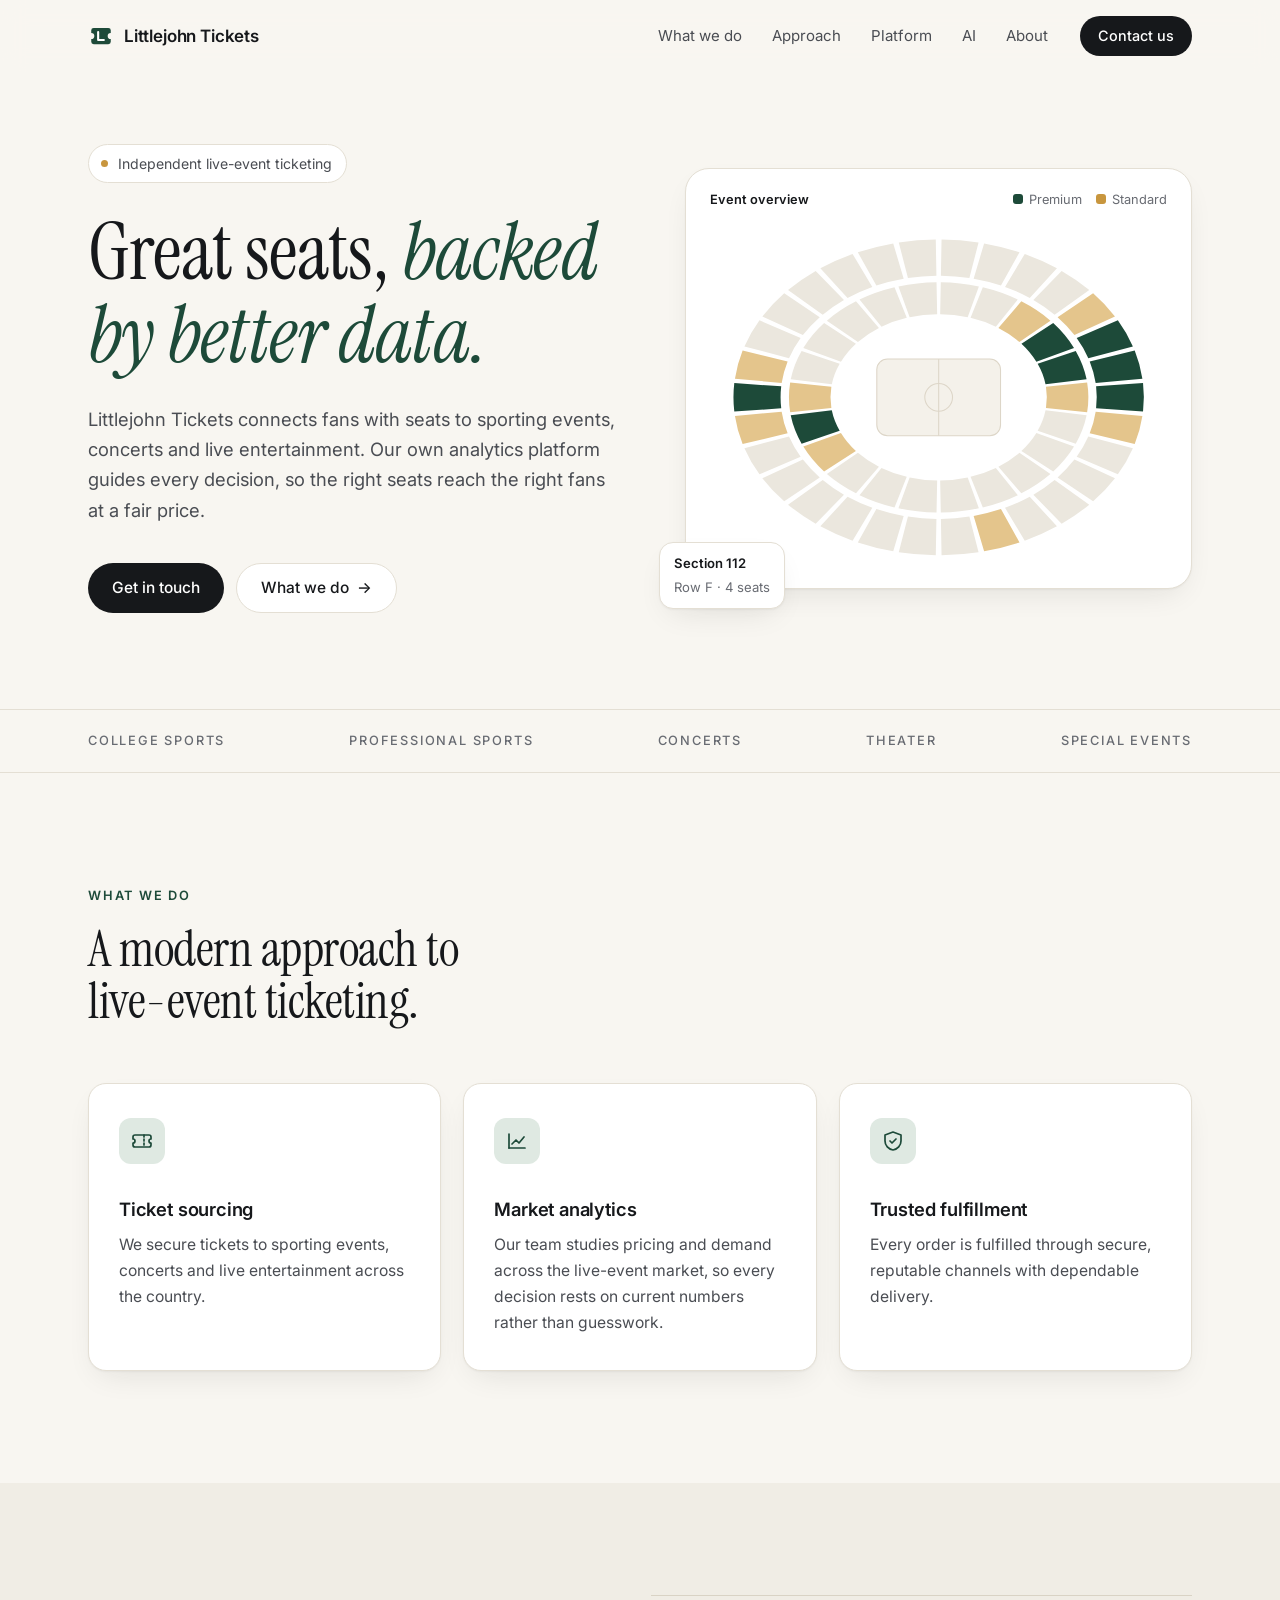
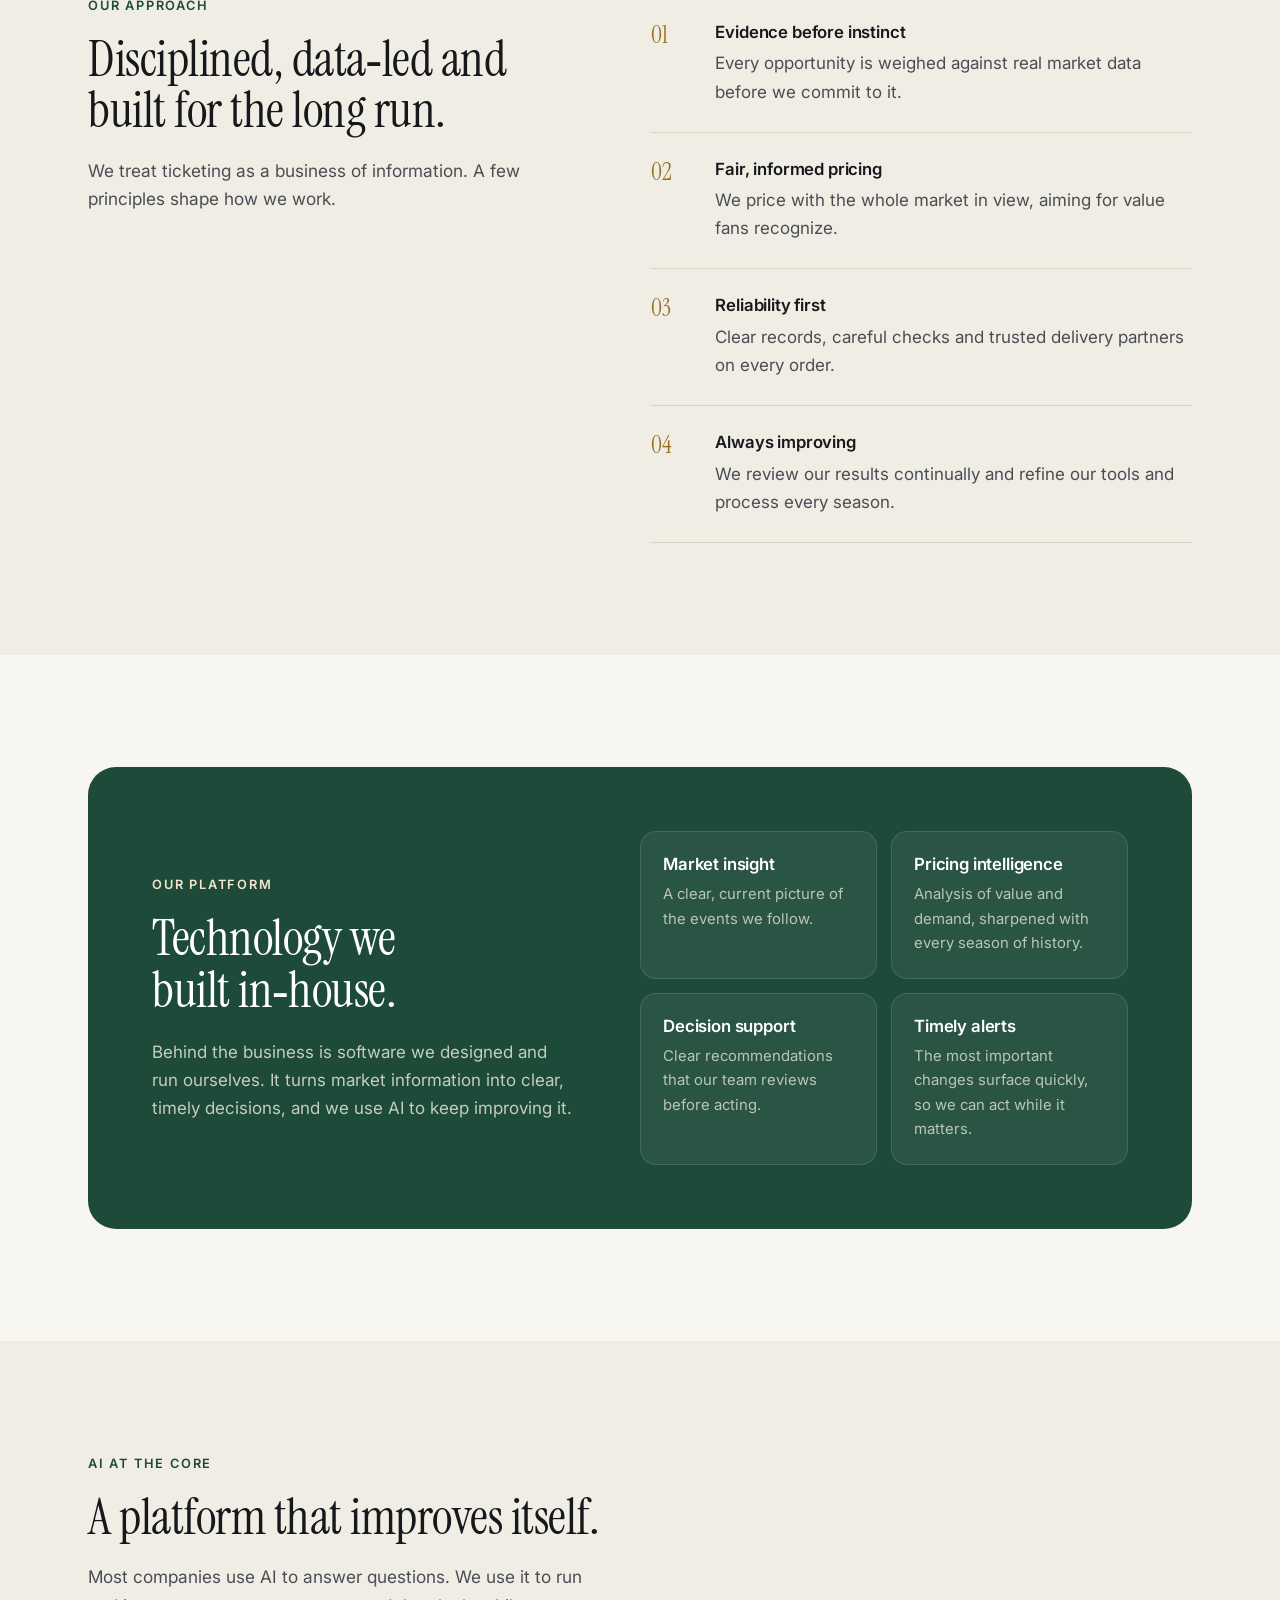
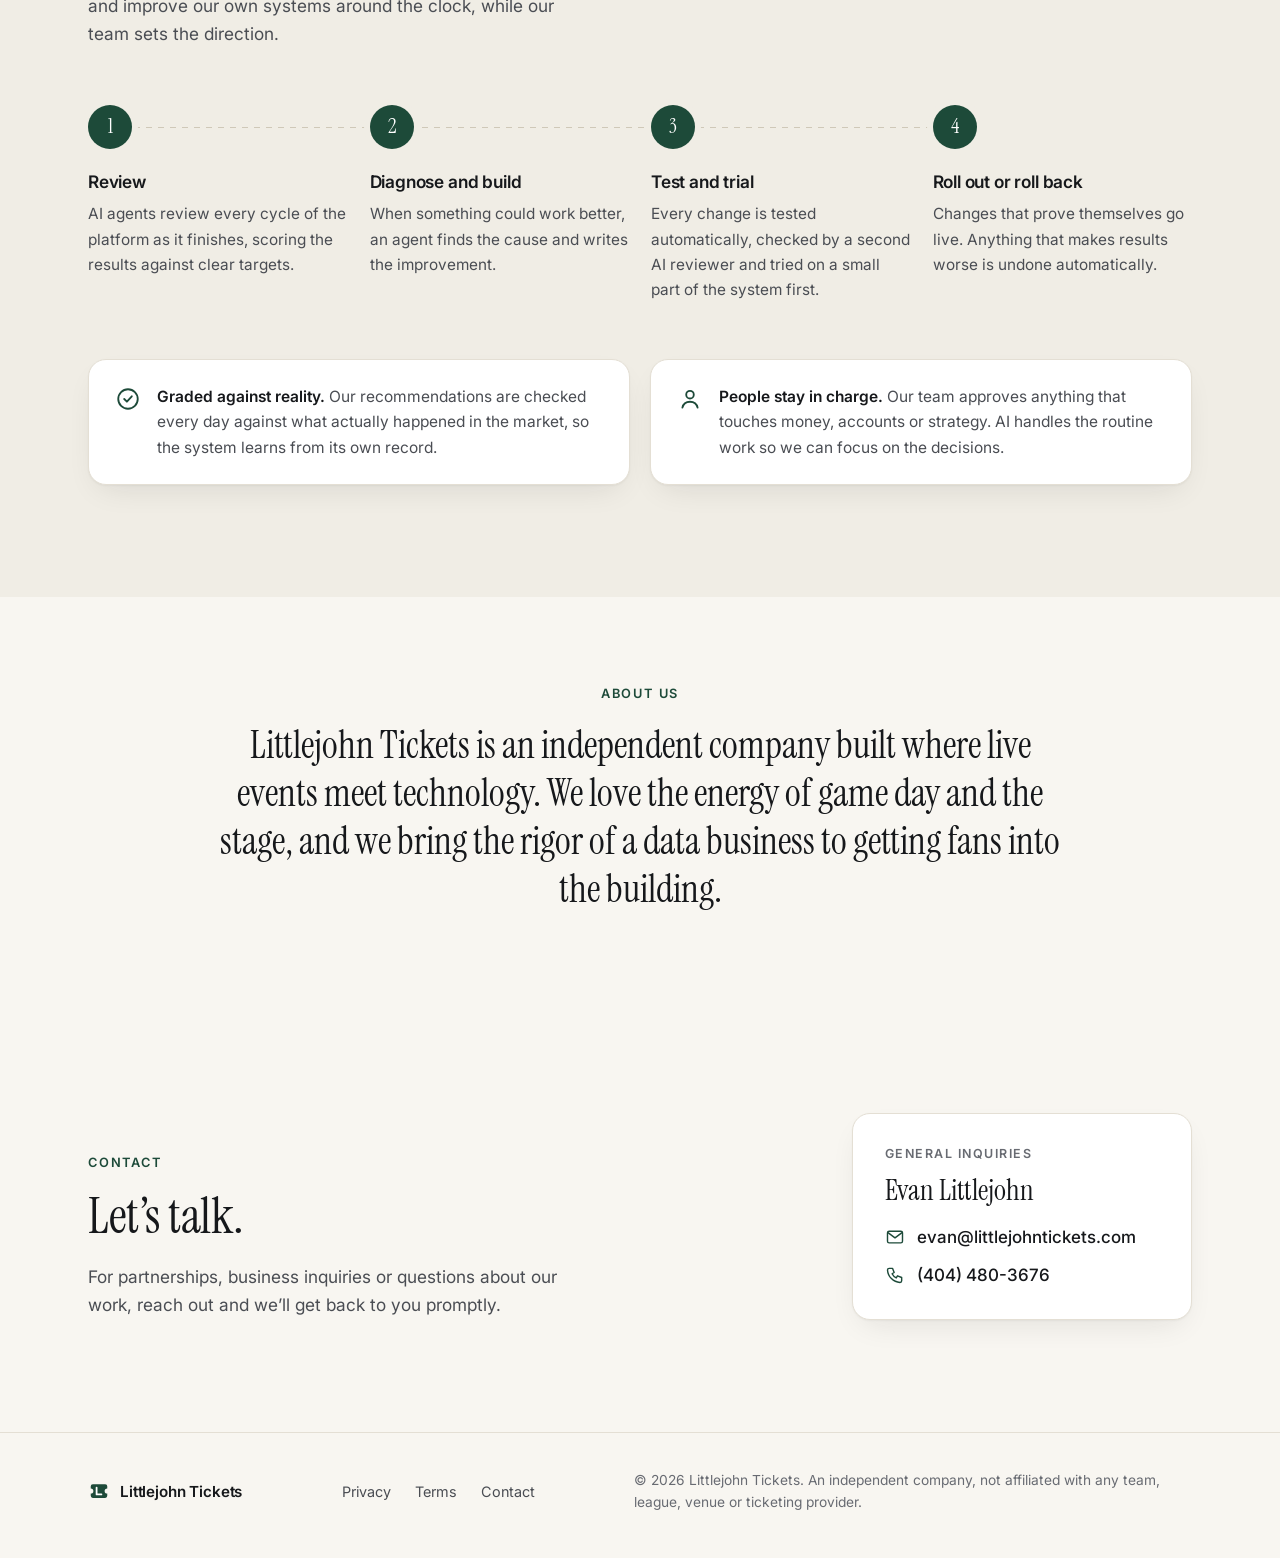
<file: index.html>
<!doctype html>
<html lang="en">
<head>
  <meta charset="utf-8">
  <meta name="viewport" content="width=device-width, initial-scale=1">
  <meta name="color-scheme" content="light">
  <title>Littlejohn Tickets | Independent live-event ticketing</title>
  <meta name="description" content="Littlejohn Tickets is an independent live-event ticketing company serving fans of sports, concerts and live entertainment, guided by our own analytics.">
  <meta property="og:title" content="Littlejohn Tickets">
  <meta property="og:description" content="Independent live-event ticketing, guided by our own market analytics.">
  <meta property="og:url" content="https://littlejohntickets.com/">
  <meta property="og:type" content="website">
  <meta property="og:image" content="https://littlejohntickets.com/og.png">
  <meta property="og:image:width" content="1200">
  <meta property="og:image:height" content="630">
  <meta name="twitter:card" content="summary_large_image">
  <meta name="theme-color" content="#1d4a39">
  <link rel="canonical" href="https://littlejohntickets.com/">
  <link rel="icon" href="favicon.svg" type="image/svg+xml">
  <link rel="apple-touch-icon" href="apple-touch-icon.png">
  <script type="application/ld+json">
  {"@context": "https://schema.org", "@type": "Organization", "name": "Littlejohn Tickets",
   "url": "https://littlejohntickets.com/", "email": "evan@littlejohntickets.com", "telephone": "+1-404-480-3676"}
  </script>
  <link rel="preconnect" href="https://fonts.googleapis.com">
  <link rel="preconnect" href="https://fonts.gstatic.com" crossorigin>
  <link href="https://fonts.googleapis.com/css2?family=Instrument+Serif:ital@0;1&family=Inter:wght@400;500;600&display=swap" rel="stylesheet">
  <link rel="stylesheet" href="styles.css">
</head>
<body>
  <header class="nav">
    <div class="wrap nav-inner">
      <a class="brand" href="#top" aria-label="Littlejohn Tickets home">
        <svg class="brand-mark" viewBox="0 0 32 32" aria-hidden="true"><path d="M4 9a3 3 0 0 1 3-3h18a3 3 0 0 1 3 3v3.2a3.8 3.8 0 0 0 0 7.6V23a3 3 0 0 1-3 3H7a3 3 0 0 1-3-3v-3.2a3.8 3.8 0 0 0 0-7.6Z" fill="currentColor"/><path d="M12.5 11v10h7" fill="none" stroke="#fff" stroke-width="2.6" stroke-linecap="round" stroke-linejoin="round"/></svg>
        <span>Littlejohn Tickets</span>
      </a>
      <nav class="nav-links" aria-label="Sections">
        <a href="#services">What we do</a>
        <a href="#approach">Approach</a>
        <a href="#platform">Platform</a>
        <a href="#ai">AI</a>
        <a href="#about">About</a>
      </nav>
      <a class="btn btn-dark btn-sm" href="#contact">Contact us</a>
    </div>
  </header>

  <main id="top">
    <section class="hero">
      <div class="wrap hero-grid">
        <div class="hero-copy">
          <p class="kicker"><span class="dot"></span>Independent live-event ticketing</p>
          <h1>Great seats, <em>backed by better data.</em></h1>
          <p class="lede">Littlejohn Tickets connects fans with seats to sporting events, concerts and live
            entertainment. Our own analytics platform guides every decision, so the right seats reach the right
            fans at a fair price.</p>
          <div class="hero-actions">
            <a class="btn btn-dark" href="#contact">Get in touch</a>
            <a class="btn btn-light" href="#services">What we do <span aria-hidden="true">&rarr;</span></a>
          </div>
        </div>

        <figure class="hero-visual" aria-hidden="true">
          <div class="panel">
            <div class="panel-head">
              <span class="panel-title">Event overview</span>
              <span class="legend"><i class="lg lg-hot"></i>Premium <i class="lg lg-warm"></i>Standard</span>
            </div>
            <svg class="bowl" viewBox="0 0 440 340">
              <path class="s" d="M222.0 62.0A140.4 108.0 0 0 1 257.7 66.0L247.2 94.9A101.4 78.0 0 0 0 221.4 92.0Z"/>
              <path class="s" d="M261.4 66.8A140.4 108.0 0 0 1 294.2 78.3L273.6 103.8A101.4 78.0 0 0 0 249.9 95.5Z"/>
              <path class="s-warm" d="M297.5 80.0A140.4 108.0 0 0 1 324.8 98.1L295.7 118.1A101.4 78.0 0 0 0 276.0 105.0Z"/>
              <path class="s-hot" d="M327.4 100.4A140.4 108.0 0 0 1 346.9 123.8L311.6 136.6A101.4 78.0 0 0 0 297.6 119.7Z"/>
              <path class="s-hot" d="M348.5 126.5A140.4 108.0 0 0 1 358.7 153.1L320.2 157.8A101.4 78.0 0 0 0 312.8 138.6Z"/>
              <path class="s-warm" d="M359.2 156.1A140.4 108.0 0 0 1 359.2 183.9L320.6 180.0A101.4 78.0 0 0 0 320.6 160.0Z"/>
              <path class="s" d="M358.7 186.9A140.4 108.0 0 0 1 348.5 213.5L312.8 201.4A101.4 78.0 0 0 0 320.2 182.2Z"/>
              <path class="s" d="M346.9 216.2A140.4 108.0 0 0 1 327.4 239.6L297.6 220.3A101.4 78.0 0 0 0 311.6 203.4Z"/>
              <path class="s" d="M324.8 241.9A140.4 108.0 0 0 1 297.5 260.0L276.0 235.0A101.4 78.0 0 0 0 295.7 221.9Z"/>
              <path class="s" d="M294.2 261.7A140.4 108.0 0 0 1 261.4 273.2L249.9 244.5A101.4 78.0 0 0 0 273.6 236.2Z"/>
              <path class="s" d="M257.7 274.0A140.4 108.0 0 0 1 222.0 278.0L221.4 248.0A101.4 78.0 0 0 0 247.2 245.1Z"/>
              <path class="s" d="M218.0 278.0A140.4 108.0 0 0 1 182.3 274.0L192.8 245.1A101.4 78.0 0 0 0 218.6 248.0Z"/>
              <path class="s" d="M178.6 273.2A140.4 108.0 0 0 1 145.8 261.7L166.4 236.2A101.4 78.0 0 0 0 190.1 244.5Z"/>
              <path class="s" d="M142.5 260.0A140.4 108.0 0 0 1 115.2 241.9L144.3 221.9A101.4 78.0 0 0 0 164.0 235.0Z"/>
              <path class="s-warm" d="M112.6 239.6A140.4 108.0 0 0 1 93.1 216.2L128.4 203.4A101.4 78.0 0 0 0 142.4 220.3Z"/>
              <path class="s-hot" d="M91.5 213.5A140.4 108.0 0 0 1 81.3 186.9L119.8 182.2A101.4 78.0 0 0 0 127.2 201.4Z"/>
              <path class="s-warm" d="M80.8 183.9A140.4 108.0 0 0 1 80.8 156.1L119.4 160.0A101.4 78.0 0 0 0 119.4 180.0Z"/>
              <path class="s" d="M81.3 153.1A140.4 108.0 0 0 1 91.5 126.5L127.2 138.6A101.4 78.0 0 0 0 119.8 157.8Z"/>
              <path class="s" d="M93.1 123.8A140.4 108.0 0 0 1 112.6 100.4L142.4 119.7A101.4 78.0 0 0 0 128.4 136.6Z"/>
              <path class="s" d="M115.2 98.1A140.4 108.0 0 0 1 142.5 80.0L164.0 105.0A101.4 78.0 0 0 0 144.3 118.1Z"/>
              <path class="s" d="M145.8 78.3A140.4 108.0 0 0 1 178.6 66.8L190.1 95.5A101.4 78.0 0 0 0 166.4 103.8Z"/>
              <path class="s" d="M182.3 66.0A140.4 108.0 0 0 1 218.0 62.0L218.6 92.0A101.4 78.0 0 0 0 192.8 94.9Z"/>
              <path class="s" d="M222.7 22.0A192.4 148.0 0 0 1 257.4 24.8L248.8 58.2A148.2 114.0 0 0 0 222.1 56.0Z"/>
              <path class="s" d="M262.6 25.7A192.4 148.0 0 0 1 295.8 34.0L278.4 65.2A148.2 114.0 0 0 0 252.8 58.8Z"/>
              <path class="s" d="M300.7 35.6A192.4 148.0 0 0 1 330.9 49.1L305.4 76.8A148.2 114.0 0 0 0 282.2 66.5Z"/>
              <path class="s" d="M335.3 51.5A192.4 148.0 0 0 1 361.2 69.4L328.7 92.5A148.2 114.0 0 0 0 308.8 78.7Z"/>
              <path class="s-warm" d="M364.8 72.5A192.4 148.0 0 0 1 385.3 94.2L347.3 111.6A148.2 114.0 0 0 0 331.5 94.9Z"/>
              <path class="s-hot" d="M388.0 97.8A192.4 148.0 0 0 1 402.1 122.3L360.3 133.3A148.2 114.0 0 0 0 349.4 114.4Z"/>
              <path class="s-hot" d="M403.8 126.2A192.4 148.0 0 0 1 411.0 152.5L367.2 156.5A148.2 114.0 0 0 0 361.6 136.3Z"/>
              <path class="s-hot" d="M411.6 156.6A192.4 148.0 0 0 1 411.6 183.4L367.6 180.3A148.2 114.0 0 0 0 367.6 159.7Z"/>
              <path class="s-warm" d="M411.0 187.5A192.4 148.0 0 0 1 403.8 213.8L361.6 203.7A148.2 114.0 0 0 0 367.2 183.5Z"/>
              <path class="s" d="M402.1 217.7A192.4 148.0 0 0 1 388.0 242.2L349.4 225.6A148.2 114.0 0 0 0 360.3 206.7Z"/>
              <path class="s" d="M385.3 245.8A192.4 148.0 0 0 1 364.8 267.5L331.5 245.1A148.2 114.0 0 0 0 347.3 228.4Z"/>
              <path class="s" d="M361.2 270.6A192.4 148.0 0 0 1 335.3 288.5L308.8 261.3A148.2 114.0 0 0 0 328.7 247.5Z"/>
              <path class="s" d="M330.9 290.9A192.4 148.0 0 0 1 300.7 304.4L282.2 273.5A148.2 114.0 0 0 0 305.4 263.2Z"/>
              <path class="s-warm" d="M295.8 306.0A192.4 148.0 0 0 1 262.6 314.3L252.8 281.2A148.2 114.0 0 0 0 278.4 274.8Z"/>
              <path class="s" d="M257.4 315.2A192.4 148.0 0 0 1 222.7 318.0L222.1 284.0A148.2 114.0 0 0 0 248.8 281.8Z"/>
              <path class="s" d="M217.3 318.0A192.4 148.0 0 0 1 182.6 315.2L191.2 281.8A148.2 114.0 0 0 0 217.9 284.0Z"/>
              <path class="s" d="M177.4 314.3A192.4 148.0 0 0 1 144.2 306.0L161.6 274.8A148.2 114.0 0 0 0 187.2 281.2Z"/>
              <path class="s" d="M139.3 304.4A192.4 148.0 0 0 1 109.1 290.9L134.6 263.2A148.2 114.0 0 0 0 157.8 273.5Z"/>
              <path class="s" d="M104.7 288.5A192.4 148.0 0 0 1 78.8 270.6L111.3 247.5A148.2 114.0 0 0 0 131.2 261.3Z"/>
              <path class="s" d="M75.2 267.5A192.4 148.0 0 0 1 54.7 245.8L92.7 228.4A148.2 114.0 0 0 0 108.5 245.1Z"/>
              <path class="s" d="M52.0 242.2A192.4 148.0 0 0 1 37.9 217.7L79.7 206.7A148.2 114.0 0 0 0 90.6 225.6Z"/>
              <path class="s-warm" d="M36.2 213.8A192.4 148.0 0 0 1 29.0 187.5L72.8 183.5A148.2 114.0 0 0 0 78.4 203.7Z"/>
              <path class="s-hot" d="M28.4 183.4A192.4 148.0 0 0 1 28.4 156.6L72.4 159.7A148.2 114.0 0 0 0 72.4 180.3Z"/>
              <path class="s-warm" d="M29.0 152.5A192.4 148.0 0 0 1 36.2 126.2L78.4 136.3A148.2 114.0 0 0 0 72.8 156.5Z"/>
              <path class="s" d="M37.9 122.3A192.4 148.0 0 0 1 52.0 97.8L90.6 114.4A148.2 114.0 0 0 0 79.7 133.3Z"/>
              <path class="s" d="M54.7 94.2A192.4 148.0 0 0 1 75.2 72.5L108.5 94.9A148.2 114.0 0 0 0 92.7 111.6Z"/>
              <path class="s" d="M78.8 69.4A192.4 148.0 0 0 1 104.7 51.5L131.2 78.7A148.2 114.0 0 0 0 111.3 92.5Z"/>
              <path class="s" d="M109.1 49.1A192.4 148.0 0 0 1 139.3 35.6L157.8 66.5A148.2 114.0 0 0 0 134.6 76.8Z"/>
              <path class="s" d="M144.2 34.0A192.4 148.0 0 0 1 177.4 25.7L187.2 58.8A148.2 114.0 0 0 0 161.6 65.2Z"/>
              <path class="s" d="M182.6 24.8A192.4 148.0 0 0 1 217.3 22.0L217.9 56.0A148.2 114.0 0 0 0 191.2 58.2Z"/>
              <rect x="162" y="134" width="116" height="72" rx="10" class="court"/>
              <line x1="220" y1="134" x2="220" y2="206" class="court-line"/>
              <circle cx="220" cy="170" r="13" class="court-line"/>
            </svg>
          </div>
          <div class="chip chip-a"><span class="chip-label">Section 112</span><span class="chip-value">Row F &middot; 4 seats</span></div>
        </figure>
      </div>
    </section>

    <section class="band" aria-label="Events we work across">
      <div class="wrap band-inner">
        <span>College sports</span><span>Professional sports</span><span>Concerts</span><span>Theater</span><span>Special events</span>
      </div>
    </section>

    <section id="services" class="section">
      <div class="wrap">
        <div class="section-head">
          <p class="eyebrow">What we do</p>
          <h2>A modern approach to live-event ticketing.</h2>
        </div>
        <div class="services">
          <article class="service">
            <svg class="icon" viewBox="0 0 24 24" aria-hidden="true"><path d="M3 8a2 2 0 0 1 2-2h14a2 2 0 0 1 2 2v2a2 2 0 0 0 0 4v2a2 2 0 0 1-2 2H5a2 2 0 0 1-2-2v-2a2 2 0 0 0 0-4Z"/><path d="M14 6v12" stroke-dasharray="2 2"/></svg>
            <h3>Ticket sourcing</h3>
            <p>We secure tickets to sporting events, concerts and live entertainment across the country.</p>
          </article>
          <article class="service">
            <svg class="icon" viewBox="0 0 24 24" aria-hidden="true"><path d="M4 19V5"/><path d="M4 19h16"/><path d="m7 15 4-4 3 3 5-6"/></svg>
            <h3>Market analytics</h3>
            <p>Our team studies pricing and demand across the live-event market, so every decision rests on
              current numbers rather than guesswork.</p>
          </article>
          <article class="service">
            <svg class="icon" viewBox="0 0 24 24" aria-hidden="true"><path d="M12 3 4 6v6c0 4.5 3.4 8.3 8 9 4.6-.7 8-4.5 8-9V6Z"/><path d="m9 12 2 2 4-4"/></svg>
            <h3>Trusted fulfillment</h3>
            <p>Every order is fulfilled through secure, reputable channels with dependable delivery.</p>
          </article>
        </div>
      </div>
    </section>

    <section id="approach" class="section section-tint">
      <div class="wrap split">
        <div class="section-head">
          <p class="eyebrow">Our approach</p>
          <h2>Disciplined, data&#8209;led and built for the long run.</h2>
          <p class="section-lede">We treat ticketing as a business of information. A few principles shape how we
            work.</p>
        </div>
        <ol class="principles">
          <li>
            <span class="num">01</span>
            <div><h3>Evidence before instinct</h3>
              <p>Every opportunity is weighed against real market data before we commit to it.</p></div>
          </li>
          <li>
            <span class="num">02</span>
            <div><h3>Fair, informed pricing</h3>
              <p>We price with the whole market in view, aiming for value fans recognize.</p></div>
          </li>
          <li>
            <span class="num">03</span>
            <div><h3>Reliability first</h3>
              <p>Clear records, careful checks and trusted delivery partners on every order.</p></div>
          </li>
          <li>
            <span class="num">04</span>
            <div><h3>Always improving</h3>
              <p>We review our results continually and refine our tools and process every season.</p></div>
          </li>
        </ol>
      </div>
    </section>

    <section id="platform" class="section">
      <div class="wrap">
        <div class="platform">
          <div class="platform-copy">
            <p class="eyebrow">Our platform</p>
            <h2>Technology we built in&#8209;house.</h2>
            <p>Behind the business is software we designed and run ourselves. It turns market information into
              clear, timely decisions, and we use AI to keep improving it.</p>
          </div>
          <ul class="features">
            <li><h3>Market insight</h3><p>A clear, current picture of the events we follow.</p></li>
            <li><h3>Pricing intelligence</h3><p>Analysis of value and demand, sharpened with every season of
              history.</p></li>
            <li><h3>Decision support</h3><p>Clear recommendations that our team reviews before acting.</p></li>
            <li><h3>Timely alerts</h3><p>The most important changes surface quickly, so we can act while it
              matters.</p></li>
          </ul>
        </div>
      </div>
    </section>

    <section id="ai" class="section section-tint">
      <div class="wrap">
        <div class="section-head ai-head">
          <p class="eyebrow">AI at the core</p>
          <h2>A platform that improves itself.</h2>
          <p class="section-lede">Most companies use AI to answer questions. We use it to run and improve our own
            systems around the clock, while our team sets the direction.</p>
        </div>
        <ol class="loop">
          <li>
            <span class="loop-num">1</span>
            <h3>Review</h3>
            <p>AI agents review every cycle of the platform as it finishes, scoring the results against clear
              targets.</p>
          </li>
          <li>
            <span class="loop-num">2</span>
            <h3>Diagnose and build</h3>
            <p>When something could work better, an agent finds the cause and writes the improvement.</p>
          </li>
          <li>
            <span class="loop-num">3</span>
            <h3>Test and trial</h3>
            <p>Every change is tested automatically, checked by a second AI reviewer and tried on a small part of the
              system first.</p>
          </li>
          <li>
            <span class="loop-num">4</span>
            <h3>Roll out or roll back</h3>
            <p>Changes that prove themselves go live. Anything that makes results worse is undone
              automatically.</p>
          </li>
        </ol>
        <div class="ai-notes">
          <div class="ai-note">
            <svg viewBox="0 0 24 24" aria-hidden="true"><circle cx="12" cy="12" r="9"/><path d="m8.5 12 2.5 2.5 4.5-5"/></svg>
            <p><strong>Graded against reality.</strong> Our recommendations are checked every day against what
              actually happened in the market, so the system learns from its own record.</p>
          </div>
          <div class="ai-note">
            <svg viewBox="0 0 24 24" aria-hidden="true"><circle cx="12" cy="8" r="3.5"/><path d="M5 20c.8-3.6 3.6-5.5 7-5.5s6.2 1.9 7 5.5"/></svg>
            <p><strong>People stay in charge.</strong> Our team approves anything that touches money, accounts or
              strategy. AI handles the routine work so we can focus on the decisions.</p>
          </div>
        </div>
      </div>
    </section>

    <section id="about" class="section">
      <div class="wrap about">
        <h2 class="eyebrow">About us</h2>
        <p class="about-text">Littlejohn Tickets is an independent company built where live events meet
          technology. We love the energy of game day and the stage, and we bring the rigor of a data business to
          getting fans into the building.</p>
      </div>
    </section>

    <section id="contact" class="section">
      <div class="wrap contact">
        <div class="section-head">
          <p class="eyebrow">Contact</p>
          <h2>Let’s talk.</h2>
          <p class="section-lede">For partnerships, business inquiries or questions about our work, reach out
            and we’ll get back to you promptly.</p>
        </div>
        <div class="contact-card">
          <span class="contact-label">General inquiries</span>
          <p class="contact-name">Evan Littlejohn</p>
          <a class="contact-line" href="mailto:evan@littlejohntickets.com">
            <svg viewBox="0 0 24 24" aria-hidden="true"><rect x="3" y="5" width="18" height="14" rx="2"/><path d="m4 7 8 6 8-6"/></svg>
            evan@littlejohntickets.com</a>
          <a class="contact-line" href="tel:+14044803676">
            <svg viewBox="0 0 24 24" aria-hidden="true"><path d="M5 4h4l2 5-2.5 1.5a11 11 0 0 0 5 5L15 13l5 2v4a2 2 0 0 1-2 2A16 16 0 0 1 3 6a2 2 0 0 1 2-2"/></svg>
            (404) 480-3676</a>
        </div>
      </div>
    </section>
  </main>

  <footer class="footer">
    <div class="wrap footer-inner">
      <a class="brand brand-sm" href="#top">
        <svg class="brand-mark" viewBox="0 0 32 32" aria-hidden="true"><path d="M4 9a3 3 0 0 1 3-3h18a3 3 0 0 1 3 3v3.2a3.8 3.8 0 0 0 0 7.6V23a3 3 0 0 1-3 3H7a3 3 0 0 1-3-3v-3.2a3.8 3.8 0 0 0 0-7.6Z" fill="currentColor"/><path d="M12.5 11v10h7" fill="none" stroke="#fff" stroke-width="2.6" stroke-linecap="round" stroke-linejoin="round"/></svg>
        <span>Littlejohn Tickets</span>
      </a>
      <nav class="footer-links" aria-label="Legal">
        <a href="privacy.html">Privacy</a>
        <a href="terms.html">Terms</a>
        <a href="mailto:evan@littlejohntickets.com">Contact</a>
      </nav>
      <p class="fine">&copy; <span id="year">2026</span> Littlejohn Tickets. An independent company, not affiliated
        with any team, league, venue or ticketing provider.</p>
    </div>
  </footer>
  <script>document.getElementById('year').textContent = new Date().getFullYear();</script>
</body>
</html>
</file>
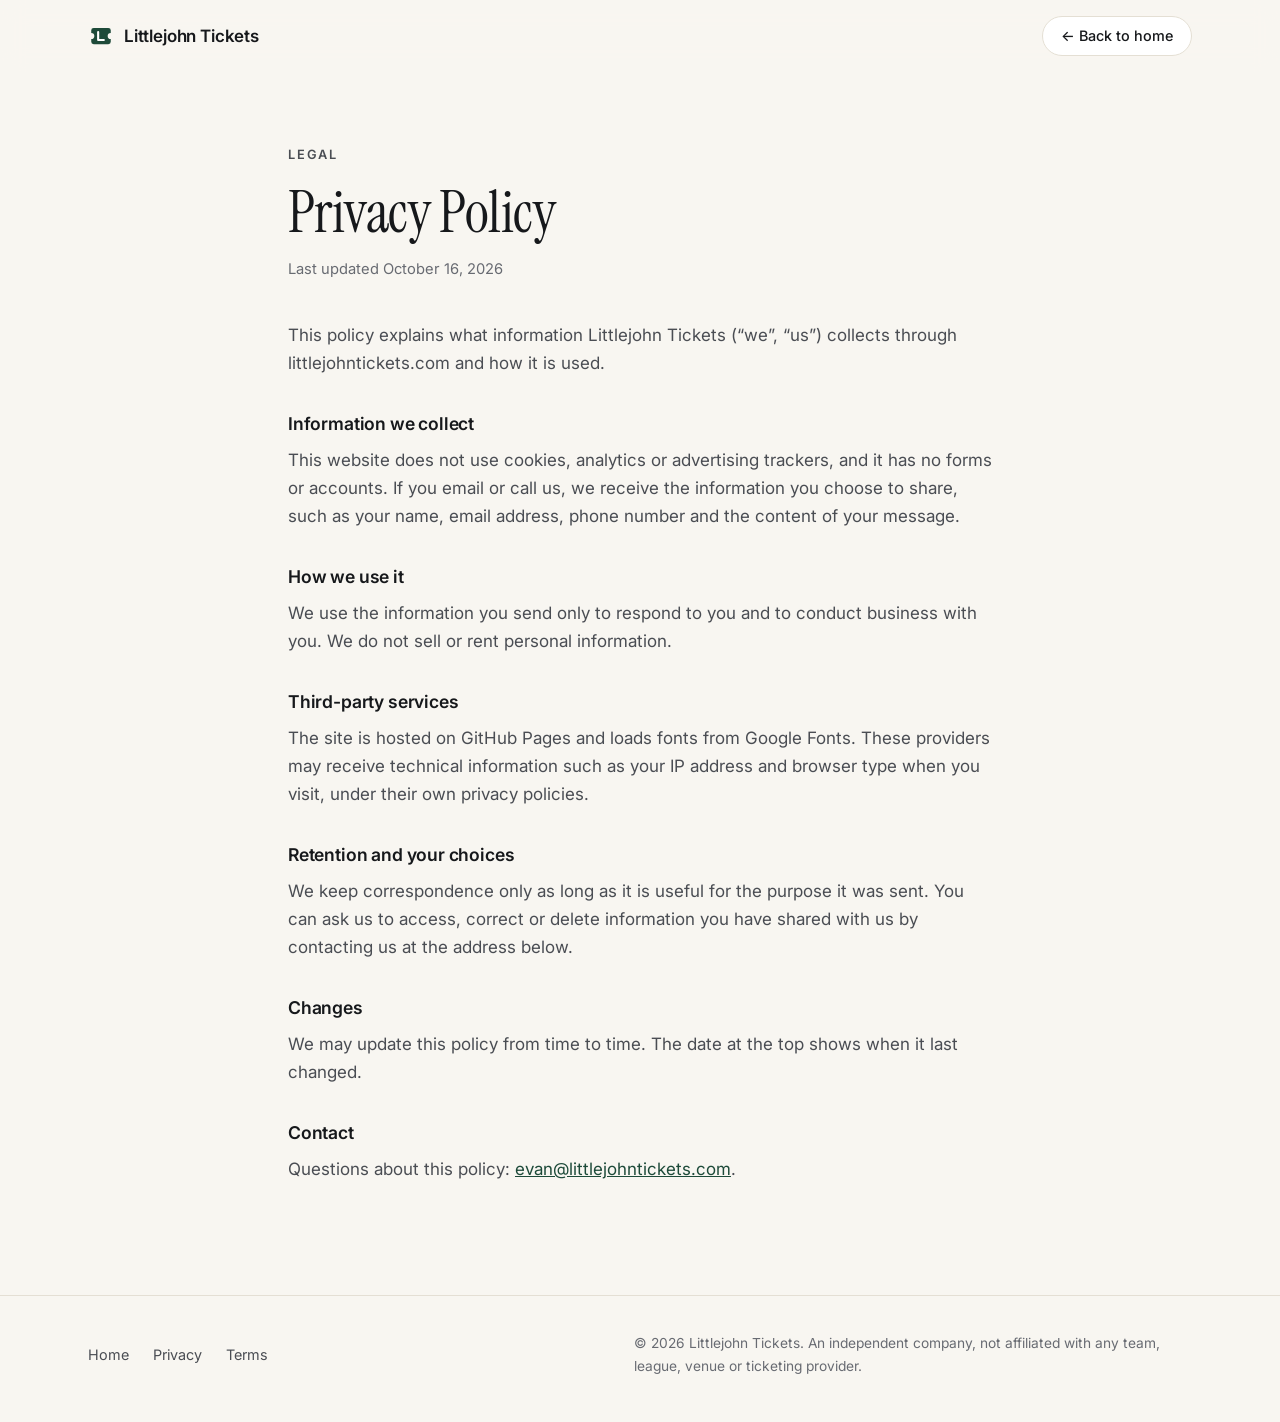
<file: privacy.html>
<!doctype html>
<html lang="en">
<head>
  <meta charset="utf-8">
  <meta name="viewport" content="width=device-width, initial-scale=1">
  <meta name="color-scheme" content="light">
  <title>Privacy Policy | Littlejohn Tickets</title>
  <meta name="theme-color" content="#1d4a39">
  <link rel="canonical" href="https://littlejohntickets.com/privacy.html">
  <link rel="icon" href="favicon.svg" type="image/svg+xml">
  <link rel="apple-touch-icon" href="apple-touch-icon.png">
  <link rel="preconnect" href="https://fonts.googleapis.com">
  <link rel="preconnect" href="https://fonts.gstatic.com" crossorigin>
  <link href="https://fonts.googleapis.com/css2?family=Instrument+Serif:ital@0;1&family=Inter:wght@400;500;600&display=swap" rel="stylesheet">
  <link rel="stylesheet" href="styles.css">
</head>
<body>
  <header class="nav">
    <div class="wrap nav-inner">
      <a class="brand" href="./" aria-label="Littlejohn Tickets home">
        <svg class="brand-mark" viewBox="0 0 32 32" aria-hidden="true"><path d="M4 9a3 3 0 0 1 3-3h18a3 3 0 0 1 3 3v3.2a3.8 3.8 0 0 0 0 7.6V23a3 3 0 0 1-3 3H7a3 3 0 0 1-3-3v-3.2a3.8 3.8 0 0 0 0-7.6Z" fill="currentColor"/><path d="M12.5 11v10h7" fill="none" stroke="#fff" stroke-width="2.6" stroke-linecap="round" stroke-linejoin="round"/></svg>
        <span>Littlejohn Tickets</span>
      </a>
      <a class="btn btn-light btn-sm nav-back" href="./">&larr; Back to home</a>
    </div>
  </header>
  <main class="legal wrap">
    <p class="eyebrow">Legal</p>
    <h1>Privacy Policy</h1>
    <p class="updated">Last updated October 16, 2026</p>
    <p>This policy explains what information Littlejohn Tickets (&ldquo;we&rdquo;, &ldquo;us&rdquo;) collects through
      littlejohntickets.com and how it is used.</p>
    <h2>Information we collect</h2>
    <p>This website does not use cookies, analytics or advertising trackers, and it has no forms or accounts. If you
      email or call us, we receive the information you choose to share, such as your name, email address, phone
      number and the content of your message.</p>
    <h2>How we use it</h2>
    <p>We use the information you send only to respond to you and to conduct business with you. We do not sell or
      rent personal information.</p>
    <h2>Third-party services</h2>
    <p>The site is hosted on GitHub Pages and loads fonts from Google Fonts. These providers may receive technical
      information such as your IP address and browser type when you visit, under their own privacy policies.</p>
    <h2>Retention and your choices</h2>
    <p>We keep correspondence only as long as it is useful for the purpose it was sent. You can ask us to access,
      correct or delete information you have shared with us by contacting us at the address below.</p>
    <h2>Changes</h2>
    <p>We may update this policy from time to time. The date at the top shows when it last changed.</p>
    <h2>Contact</h2>
    <p>Questions about this policy: <a href="mailto:evan@littlejohntickets.com">evan@littlejohntickets.com</a>.</p>
  </main>
  <footer class="footer">
    <div class="wrap footer-inner">
      <nav class="footer-links" aria-label="Legal">
        <a href="./">Home</a>
        <a href="privacy.html">Privacy</a>
        <a href="terms.html">Terms</a>
      </nav>
      <p class="fine">&copy; 2026 Littlejohn Tickets. An independent company, not affiliated with any team, league,
        venue or ticketing provider.</p>
    </div>
  </footer>
</body>
</html>
</file>
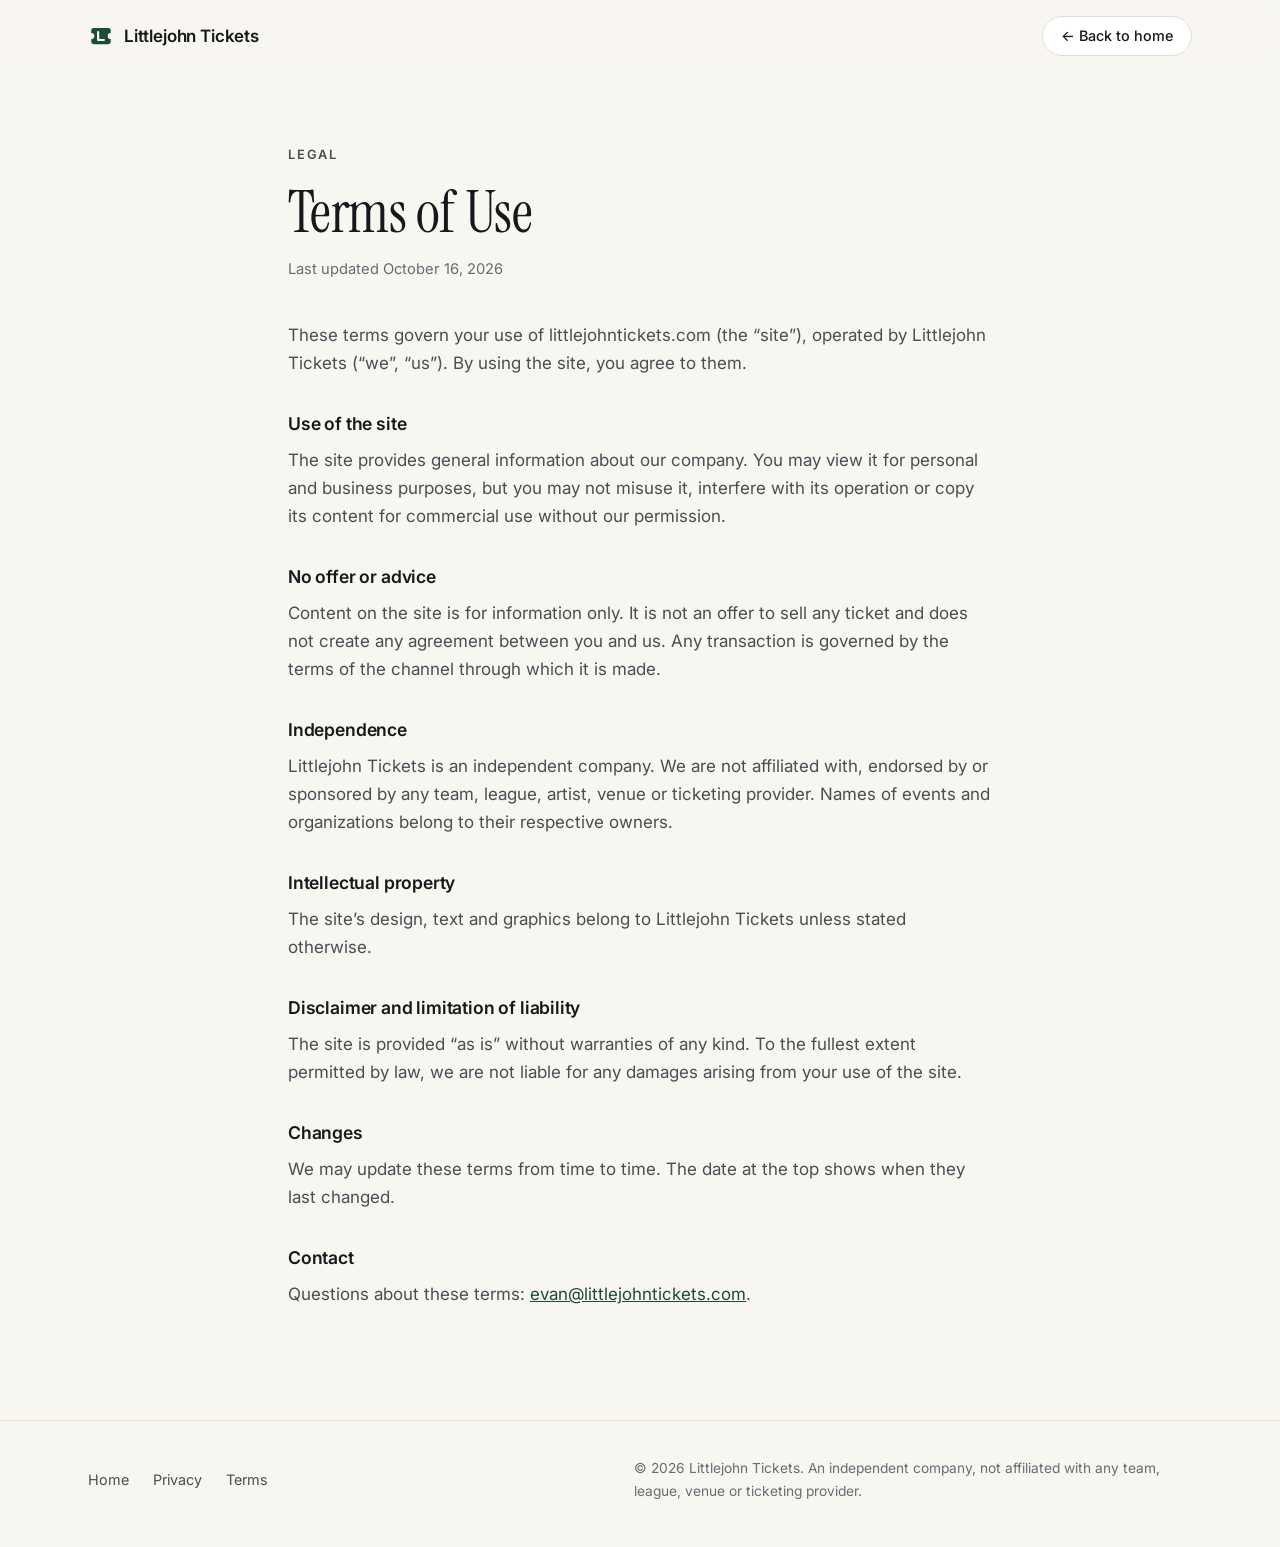
<file: terms.html>
<!doctype html>
<html lang="en">
<head>
  <meta charset="utf-8">
  <meta name="viewport" content="width=device-width, initial-scale=1">
  <meta name="color-scheme" content="light">
  <title>Terms of Use | Littlejohn Tickets</title>
  <meta name="theme-color" content="#1d4a39">
  <link rel="canonical" href="https://littlejohntickets.com/terms.html">
  <link rel="icon" href="favicon.svg" type="image/svg+xml">
  <link rel="apple-touch-icon" href="apple-touch-icon.png">
  <link rel="preconnect" href="https://fonts.googleapis.com">
  <link rel="preconnect" href="https://fonts.gstatic.com" crossorigin>
  <link href="https://fonts.googleapis.com/css2?family=Instrument+Serif:ital@0;1&family=Inter:wght@400;500;600&display=swap" rel="stylesheet">
  <link rel="stylesheet" href="styles.css">
</head>
<body>
  <header class="nav">
    <div class="wrap nav-inner">
      <a class="brand" href="./" aria-label="Littlejohn Tickets home">
        <svg class="brand-mark" viewBox="0 0 32 32" aria-hidden="true"><path d="M4 9a3 3 0 0 1 3-3h18a3 3 0 0 1 3 3v3.2a3.8 3.8 0 0 0 0 7.6V23a3 3 0 0 1-3 3H7a3 3 0 0 1-3-3v-3.2a3.8 3.8 0 0 0 0-7.6Z" fill="currentColor"/><path d="M12.5 11v10h7" fill="none" stroke="#fff" stroke-width="2.6" stroke-linecap="round" stroke-linejoin="round"/></svg>
        <span>Littlejohn Tickets</span>
      </a>
      <a class="btn btn-light btn-sm nav-back" href="./">&larr; Back to home</a>
    </div>
  </header>
  <main class="legal wrap">
    <p class="eyebrow">Legal</p>
    <h1>Terms of Use</h1>
    <p class="updated">Last updated October 16, 2026</p>
    <p>These terms govern your use of littlejohntickets.com (the &ldquo;site&rdquo;), operated by Littlejohn Tickets
      (&ldquo;we&rdquo;, &ldquo;us&rdquo;). By using the site, you agree to them.</p>
    <h2>Use of the site</h2>
    <p>The site provides general information about our company. You may view it for personal and business
      purposes, but you may not misuse it, interfere with its operation or copy its content for commercial use
      without our permission.</p>
    <h2>No offer or advice</h2>
    <p>Content on the site is for information only. It is not an offer to sell any ticket and does not create any
      agreement between you and us. Any transaction is governed by the terms of the channel through which it is
      made.</p>
    <h2>Independence</h2>
    <p>Littlejohn Tickets is an independent company. We are not affiliated with, endorsed by or sponsored by any
      team, league, artist, venue or ticketing provider. Names of events and organizations belong to their
      respective owners.</p>
    <h2>Intellectual property</h2>
    <p>The site&rsquo;s design, text and graphics belong to Littlejohn Tickets unless stated otherwise.</p>
    <h2>Disclaimer and limitation of liability</h2>
    <p>The site is provided &ldquo;as is&rdquo; without warranties of any kind. To the fullest extent permitted by law,
      we are not liable for any damages arising from your use of the site.</p>
    <h2>Changes</h2>
    <p>We may update these terms from time to time. The date at the top shows when they last changed.</p>
    <h2>Contact</h2>
    <p>Questions about these terms: <a href="mailto:evan@littlejohntickets.com">evan@littlejohntickets.com</a>.</p>
  </main>
  <footer class="footer">
    <div class="wrap footer-inner">
      <nav class="footer-links" aria-label="Legal">
        <a href="./">Home</a>
        <a href="privacy.html">Privacy</a>
        <a href="terms.html">Terms</a>
      </nav>
      <p class="fine">&copy; 2026 Littlejohn Tickets. An independent company, not affiliated with any team, league,
        venue or ticketing provider.</p>
    </div>
  </footer>
</body>
</html>
</file>
<file: styles.css>
:root {
  color-scheme: light;
  --bg: #f8f6f1;
  --paper: #ffffff;
  --tint: #f0ede5;
  --ink: #16181b;
  --body: #4a4d53;
  --muted: #686b72;
  --line: #e4dfd4;
  --green: #1d4a39;
  --green-soft: #dfe9e2;
  --gold: #c8963e;
  --gold-soft: #f3e6cc;
  --radius: 18px;
  --shadow: 0 1px 2px rgba(22, 24, 27, .04), 0 12px 32px -12px rgba(22, 24, 27, .12);
  --serif: "Instrument Serif", Georgia, "Times New Roman", serif;
  --sans: Inter, system-ui, -apple-system, "Segoe UI", Roboto, sans-serif;
}

* { box-sizing: border-box; }
html { scroll-behavior: smooth; scroll-padding-top: 80px; }
body {
  margin: 0; background: var(--bg); color: var(--ink);
  font: 400 17px/1.65 var(--sans); -webkit-font-smoothing: antialiased;
}
h1, h2, h3, p { margin: 0; }
h1, h2 { font-family: var(--serif); font-weight: 400; letter-spacing: -0.01em; line-height: 1.04; text-wrap: balance; }
h1 { font-size: clamp(2.9rem, 6.4vw, 5rem); }
h1 em, h2 em { font-style: italic; color: var(--green); }
h2 { font-size: clamp(2.1rem, 4vw, 3.1rem); max-width: 20ch; }
h3 { font-size: 1.05rem; font-weight: 600; letter-spacing: -0.01em; line-height: 1.3; }
a { color: inherit; }
a:focus-visible { outline: 2px solid var(--green); outline-offset: 3px; border-radius: 6px; }
.btn:focus-visible { border-radius: 999px; }

.wrap { width: 100%; max-width: 1160px; margin: 0 auto; padding: 0 28px; }

/* Nav */
.nav { position: sticky; top: 0; z-index: 20; background: rgba(248, 246, 241, .86);
  backdrop-filter: saturate(160%) blur(12px); }
.nav-inner { height: 72px; display: flex; align-items: center; gap: 32px; }
.brand { display: inline-flex; align-items: center; gap: 10px; text-decoration: none; font-weight: 600;
  letter-spacing: -0.01em; }
.brand-mark { width: 26px; height: 26px; color: var(--green); flex: none; }
.nav-links { display: flex; gap: 30px; margin-left: auto; }
.nav-links a { text-decoration: none; color: var(--body); font-size: .94rem; }
.nav-links a:hover { color: var(--ink); }

/* Buttons */
.btn { display: inline-flex; align-items: center; gap: 8px; height: 50px; padding: 0 24px; border-radius: 999px;
  font: 500 .97rem/1 var(--sans); text-decoration: none;
  transition: transform .15s ease, box-shadow .15s ease, background .15s ease; }
.btn:hover { transform: translateY(-1px); }
.btn-sm { height: 40px; padding: 0 18px; font-size: .9rem; }
.btn-dark { background: var(--ink); color: #fff; }
.btn-dark:hover { box-shadow: 0 8px 20px -8px rgba(22, 24, 27, .5); }
.btn-light { background: var(--paper); border: 1px solid var(--line); }

/* Hero */
.hero { padding: 72px 0 96px; }
.hero-grid { display: grid; grid-template-columns: 1.05fr 1fr; gap: 64px; align-items: center; }
.kicker { display: inline-flex; align-items: center; gap: 10px; font-size: .88rem; color: var(--body);
  background: var(--paper); border: 1px solid var(--line); border-radius: 999px; padding: 7px 14px 7px 12px;
  margin-bottom: 28px; }
.dot { width: 7px; height: 7px; border-radius: 50%; background: var(--gold); }
.lede { font-size: 1.15rem; color: var(--body); max-width: 50ch; margin-top: 26px; }
.hero-actions { display: flex; flex-wrap: wrap; gap: 12px; margin-top: 38px; }

.hero-visual { position: relative; margin: 0; }
.panel { background: var(--paper); border: 1px solid var(--line); border-radius: 24px; box-shadow: var(--shadow);
  padding: 18px 18px 10px; }
.panel-head { display: flex; justify-content: space-between; align-items: center; gap: 12px; padding: 2px 6px 6px;
  font-size: .8rem; color: var(--muted); }
.panel-title { font-weight: 600; color: var(--ink); }
.legend { display: inline-flex; align-items: center; gap: 6px; }
.lg { width: 10px; height: 10px; border-radius: 3px; display: inline-block; }
.lg-hot { background: var(--green); }
.lg-warm { background: var(--gold); margin-left: 8px; }
.bowl { display: block; width: 100%; height: auto; }
.bowl .s { fill: #ebe7de; }
.bowl .s-warm { fill: #e4c58c; }
.bowl .s-hot { fill: var(--green); }
.bowl .court { fill: #f4f1ea; stroke: #ddd6c8; }
.bowl .court-line { fill: none; stroke: #ddd6c8; }

.chip { position: absolute; background: var(--paper); border: 1px solid var(--line); border-radius: 14px;
  box-shadow: var(--shadow); font-size: .82rem; padding: 10px 14px; display: flex; gap: 8px; align-items: center; }
.chip-a { left: -26px; bottom: -20px; flex-direction: column; align-items: flex-start; gap: 2px; }
.chip-label { font-weight: 600; }
.chip-value { color: var(--muted); }

/* Band */
.band { border-top: 1px solid var(--line); border-bottom: 1px solid var(--line); }
.band-inner { display: flex; justify-content: space-between; flex-wrap: wrap; gap: 14px 28px; padding-top: 22px;
  padding-bottom: 22px; font: 500 .8rem/1.4 var(--sans); text-transform: uppercase; letter-spacing: .14em;
  color: var(--muted); }

/* Sections */
.section { padding: 112px 0; }
.section-tint { background: var(--tint); }
.eyebrow { font-size: .8rem; font-weight: 600; text-transform: uppercase; letter-spacing: .14em; color: var(--green);
  margin-bottom: 18px; }
.section-lede { color: var(--body); font-size: 1.08rem; max-width: 46ch; margin-top: 20px; }

/* Services */
.services { display: grid; grid-template-columns: repeat(3, 1fr); gap: 22px; margin-top: 56px; }
.service { background: var(--paper); border: 1px solid var(--line); border-radius: var(--radius); padding: 34px 30px;
  box-shadow: var(--shadow); }
.service h3 { margin: 26px 0 10px; font-size: 1.15rem; }
.service p { color: var(--body); font-size: .98rem; }
.icon { width: 46px; height: 46px; padding: 11px; border-radius: 12px; background: var(--green-soft);
  fill: none; stroke: var(--green); stroke-width: 1.7; stroke-linecap: round; stroke-linejoin: round; }

/* Approach */
.split { display: grid; grid-template-columns: 1fr 1.1fr; gap: 72px; align-items: start; }
.split .section-head { position: sticky; top: 120px; }
.principles { list-style: none; padding: 0; margin: 0; }
.principles li { display: grid; grid-template-columns: 56px 1fr; gap: 8px; padding: 26px 0;
  border-top: 1px solid #d9d3c5; }
.principles li:last-child { border-bottom: 1px solid #d9d3c5; }
.num { font-family: var(--serif); font-size: 1.5rem; color: #9a6f24; line-height: 1.1; }
.principles p { color: var(--body); margin-top: 6px; }

/* Platform */
.platform { display: grid; grid-template-columns: 1fr 1.15fr; gap: 64px; align-items: center;
  background: var(--green); color: #f3f1ea; border-radius: 28px; padding: 64px; }
.platform .eyebrow { color: var(--gold-soft); }
.platform h2 { color: #fff; max-width: none; }
.platform-copy p:not(.eyebrow) { color: rgba(243, 241, 234, .78); margin-top: 22px; max-width: 44ch; }
.features { list-style: none; margin: 0; padding: 0; display: grid; grid-template-columns: 1fr 1fr; gap: 14px; }
.features li { background: rgba(255, 255, 255, .06); border: 1px solid rgba(255, 255, 255, .12); border-radius: 16px;
  padding: 22px; }
.features h3 { color: #fff; }
.features p { color: rgba(243, 241, 234, .72); font-size: .93rem; margin-top: 6px; }

/* AI loop */
.ai-head h2 { max-width: none; }
.loop { list-style: none; margin: 56px 0 0; padding: 0; display: grid; grid-template-columns: repeat(4, 1fr);
  gap: 22px; position: relative; }
.loop::before { content: ""; position: absolute; top: 22px; left: 22px; right: calc((100% - 66px) / 4 - 22px); height: 1px;
  background: repeating-linear-gradient(90deg, #cfc8b8 0 6px, transparent 6px 12px); }
.loop li { position: relative; }
.loop-num { position: relative; display: grid; place-items: center; width: 44px; height: 44px; border-radius: 50%;
  background: var(--green); color: #fff; font-family: var(--serif); font-size: 1.3rem; line-height: 1;
  box-shadow: 0 0 0 6px var(--tint); }
.loop h3 { margin: 22px 0 8px; font-size: 1.08rem; }
.loop p { color: var(--body); font-size: .96rem; }
.ai-notes { display: grid; grid-template-columns: 1fr 1fr; gap: 20px; margin-top: 56px; }
.ai-note { display: flex; gap: 16px; align-items: flex-start; background: var(--paper); border: 1px solid var(--line);
  border-radius: var(--radius); padding: 24px 26px; box-shadow: var(--shadow); }
.ai-note svg { width: 26px; height: 26px; flex: none; margin-top: 2px; fill: none; stroke: var(--green);
  stroke-width: 1.7; stroke-linecap: round; stroke-linejoin: round; }
.ai-note p { color: var(--body); font-size: .97rem; }
.ai-note strong { color: var(--ink); font-weight: 600; }

/* About */
.about { max-width: 900px; text-align: center; }
#about { padding: 88px 0; }
.about h2.eyebrow { font-family: var(--sans); font-size: .8rem; font-weight: 600; line-height: 1.4; max-width: none; }
.about-text { font-family: var(--serif); font-size: clamp(1.7rem, 3.2vw, 2.4rem); line-height: 1.25; }

/* Contact */
.contact { display: grid; grid-template-columns: 1fr auto; gap: 48px; align-items: end; }
.contact-card { background: var(--paper); border: 1px solid var(--line); border-radius: var(--radius);
  box-shadow: var(--shadow); padding: 30px 32px; min-width: 340px; display: grid; gap: 10px; }
.contact-label { font-size: .78rem; font-weight: 600; text-transform: uppercase; letter-spacing: .12em; color: var(--muted); }
.contact-name { font-family: var(--serif); font-size: 1.8rem; line-height: 1.1; margin-bottom: 6px; }
.contact-line { display: inline-flex; align-items: center; gap: 12px; text-decoration: none; font-weight: 500; }
.contact-line:hover { color: var(--green); }
.contact-line svg { width: 20px; height: 20px; fill: none; stroke: var(--green); stroke-width: 1.7;
  stroke-linecap: round; stroke-linejoin: round; flex: none; }

/* Footer */
.footer { border-top: 1px solid var(--line); padding: 36px 0 44px; }
.footer-inner { display: flex; align-items: center; justify-content: space-between; gap: 24px; flex-wrap: wrap; }
.brand-sm { font-size: .95rem; }
.brand-sm .brand-mark { width: 22px; height: 22px; }
.fine { color: var(--muted); font-size: .86rem; max-width: 62ch; flex-basis: 100%; }
.footer-links { display: flex; gap: 24px; font-size: .9rem; }
.footer-links a { text-decoration: none; color: var(--body); }
.footer-links a:hover { color: var(--ink); }

/* Legal pages */
.nav-back { margin-left: auto; }
.legal { max-width: 760px; padding-top: 72px; padding-bottom: 112px; }
.legal h1 { font-size: clamp(2.6rem, 5vw, 3.6rem); }
.legal .updated { color: var(--muted); font-size: .92rem; margin: 14px 0 40px; }
.legal h2 { font-family: var(--sans); font-size: 1.1rem; font-weight: 600; letter-spacing: -0.01em; line-height: 1.3;
  max-width: none; margin: 36px 0 10px; }
.legal p { color: var(--body); }
.legal p a { color: var(--green); }

/* Responsive */
@media (max-width: 1000px) {
  .hero-grid, .split, .platform, .contact { grid-template-columns: 1fr; }
  .hero-grid { gap: 56px; }
  .split { gap: 40px; }
  .platform { padding: 48px 36px; gap: 36px; }
  .services { grid-template-columns: 1fr; }
  .loop { grid-template-columns: 1fr 1fr; row-gap: 36px; }
  .loop::before { display: none; }
  .ai-notes { grid-template-columns: 1fr; }
  .hero-visual { max-width: 520px; width: 100%; margin-inline: auto; }
  .split .section-head { position: static; }
  .chip-a { left: 8px; }
  .contact { align-items: start; }
}

@media (max-width: 720px) {
  .wrap { padding: 0 16px; }
  .nav-links { display: none; }
  .nav-inner { justify-content: space-between; }
  .hero { padding: 40px 0 64px; }
  .section { padding: 72px 0; }
  .services, .features { grid-template-columns: 1fr; }
  .loop { grid-template-columns: 1fr; row-gap: 0; }
  .loop li { display: grid; grid-template-columns: 44px 1fr; column-gap: 18px; padding-bottom: 28px; }
  .loop li:not(:last-child)::before { content: ""; position: absolute; left: 21.5px; top: 50px; bottom: 6px;
    width: 1px; background: #cfc8b8; }
  .loop h3 { margin: 10px 0 6px; }
  .loop p { grid-column: 2; }
  .loop-num { grid-row: span 2; }
  .ai-note { padding: 22px 20px; }
  .platform { padding: 36px 22px; border-radius: 22px; }
  .band-inner { justify-content: flex-start; font-size: 1.15rem; gap: 6px 18px; }
  .contact-card { min-width: 0; padding: 26px 22px; }
  .chip-a { display: none; }
  .about { text-align: left; }
}

@media (prefers-reduced-motion: reduce) {
  html { scroll-behavior: auto; }
  .btn { transition: none; }
}
</file>
